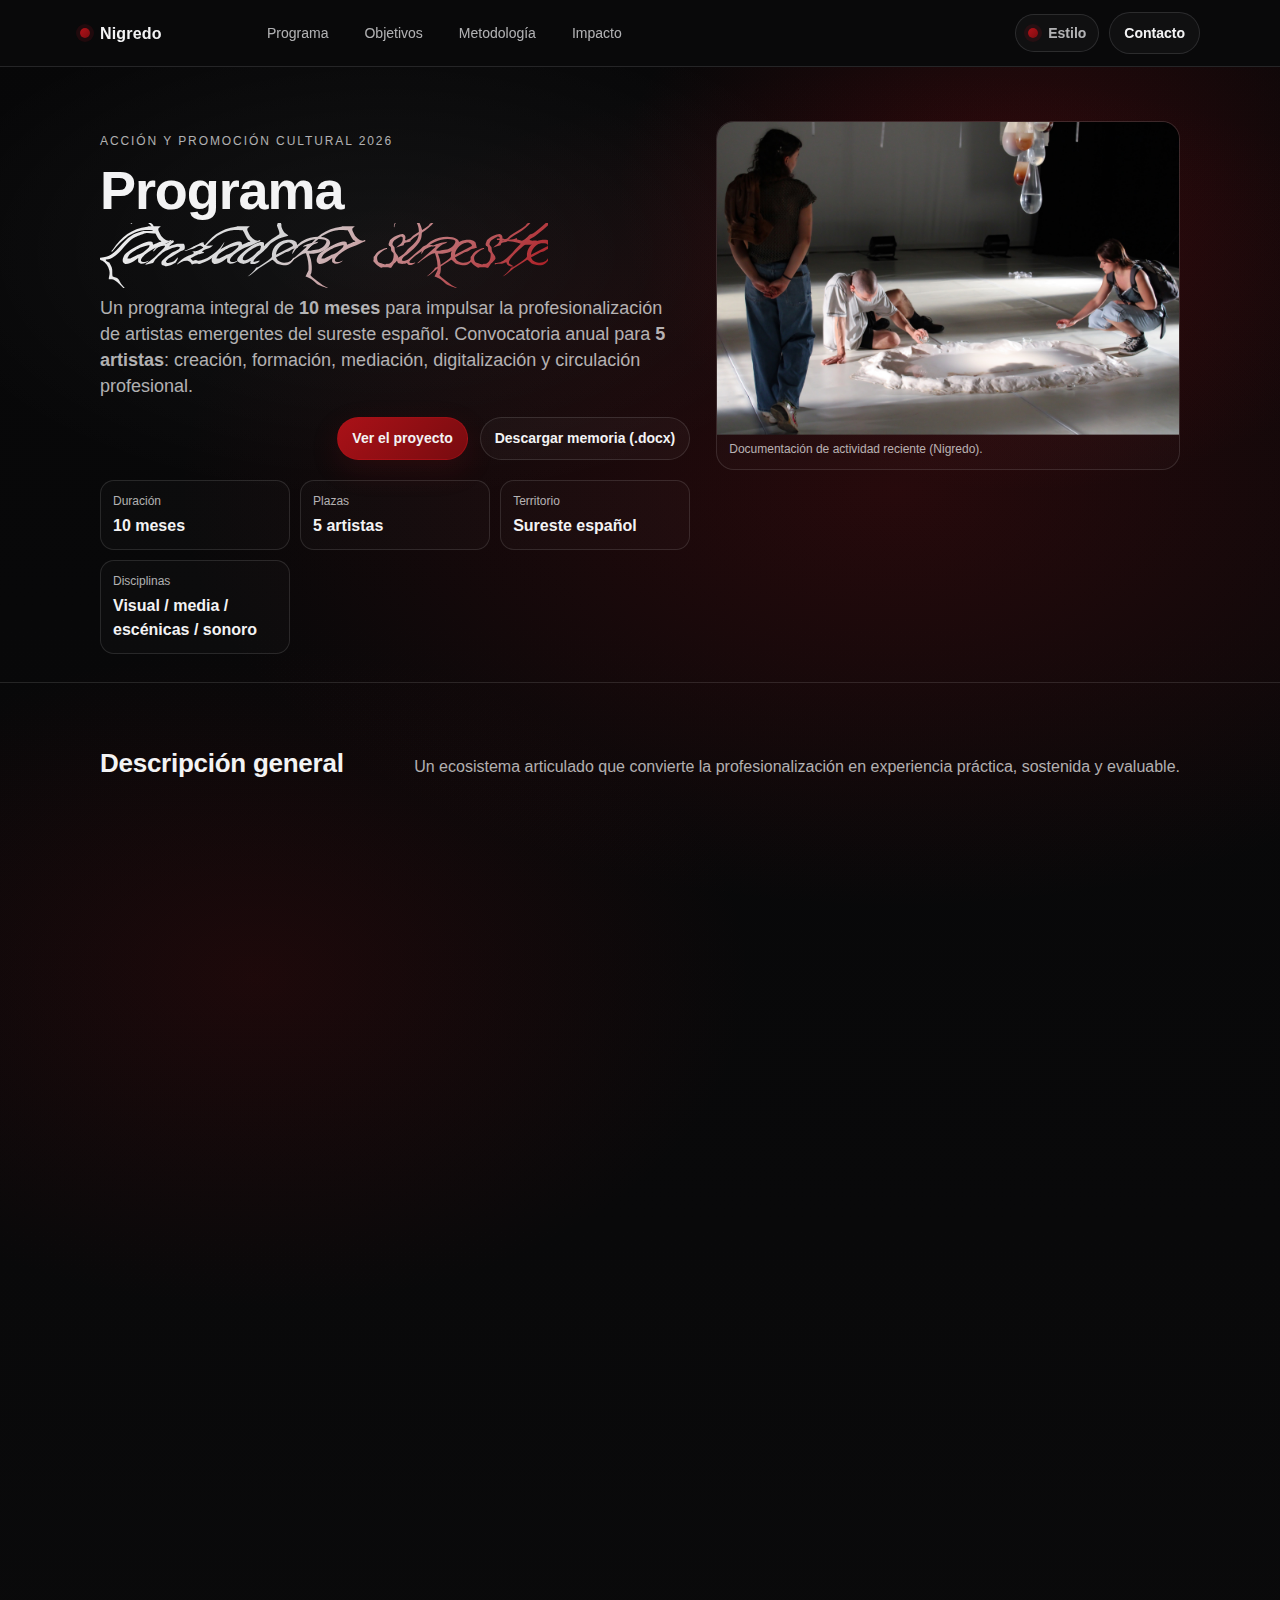
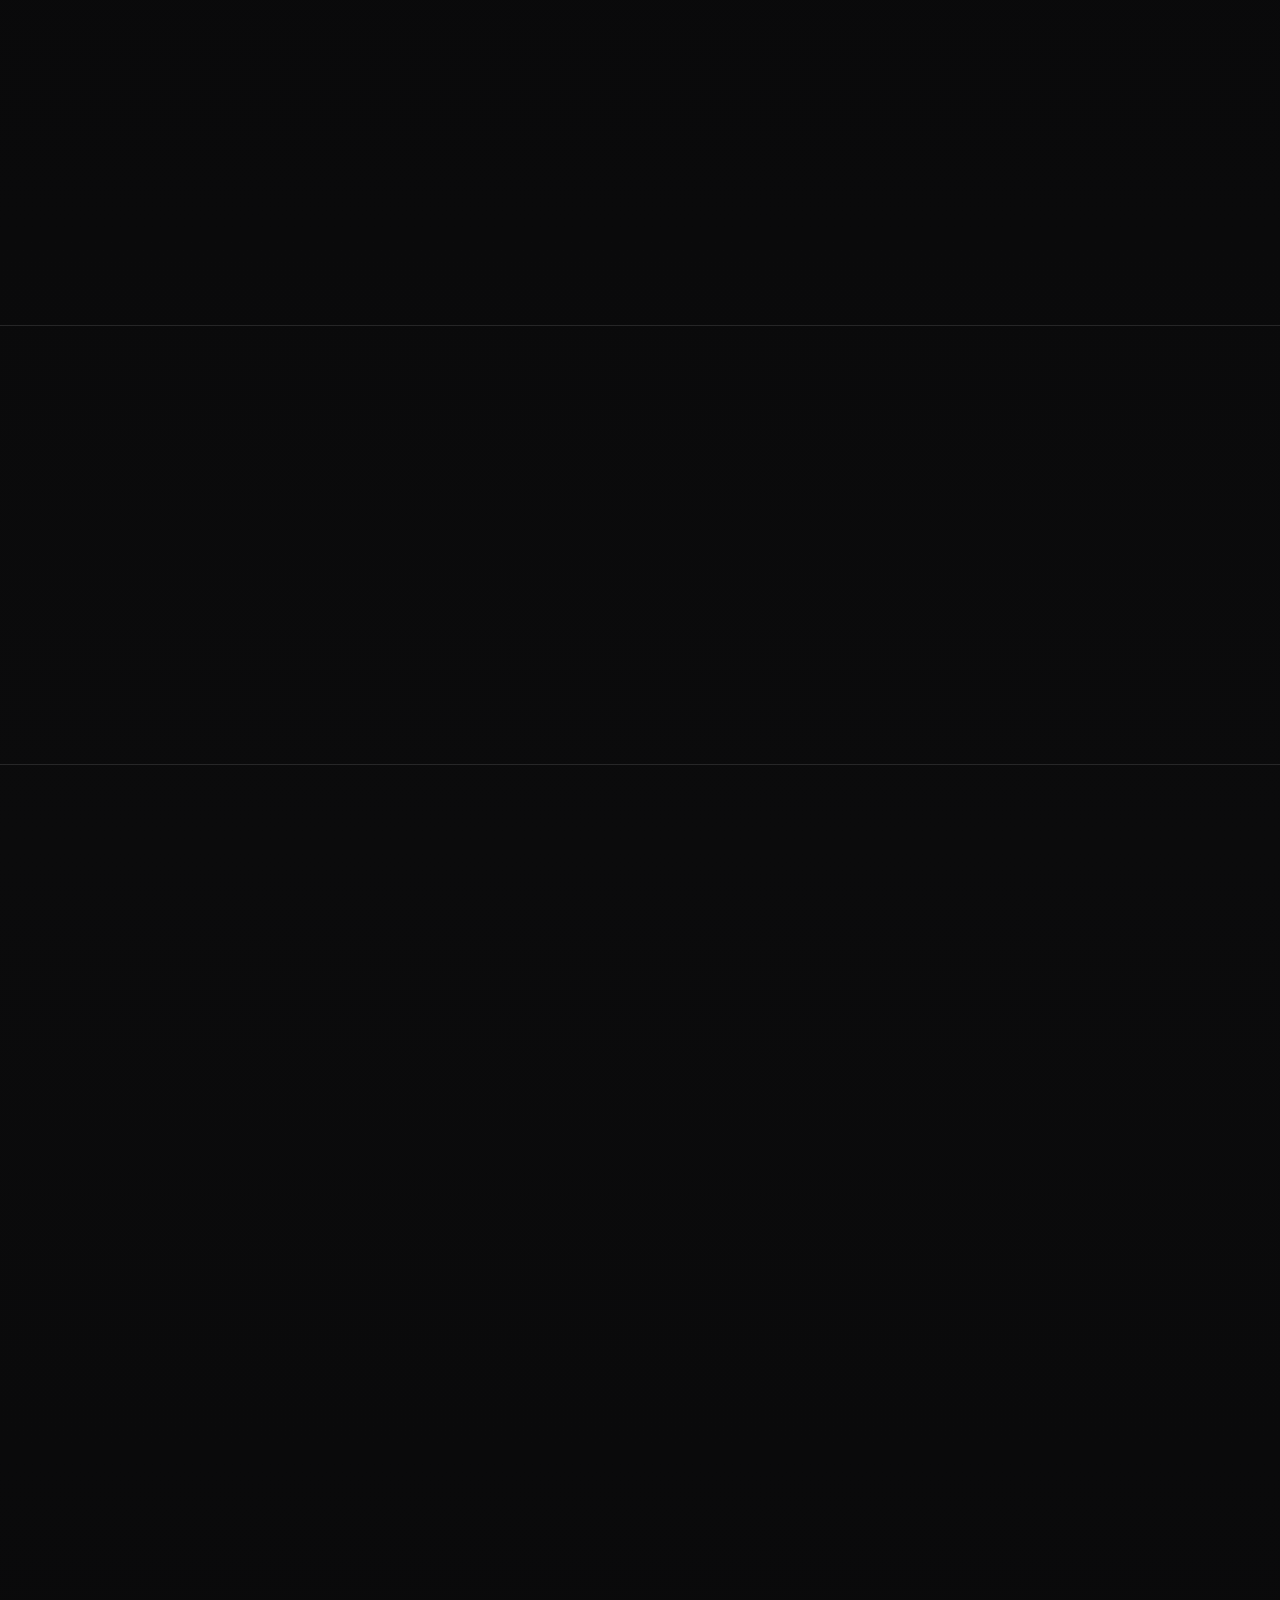
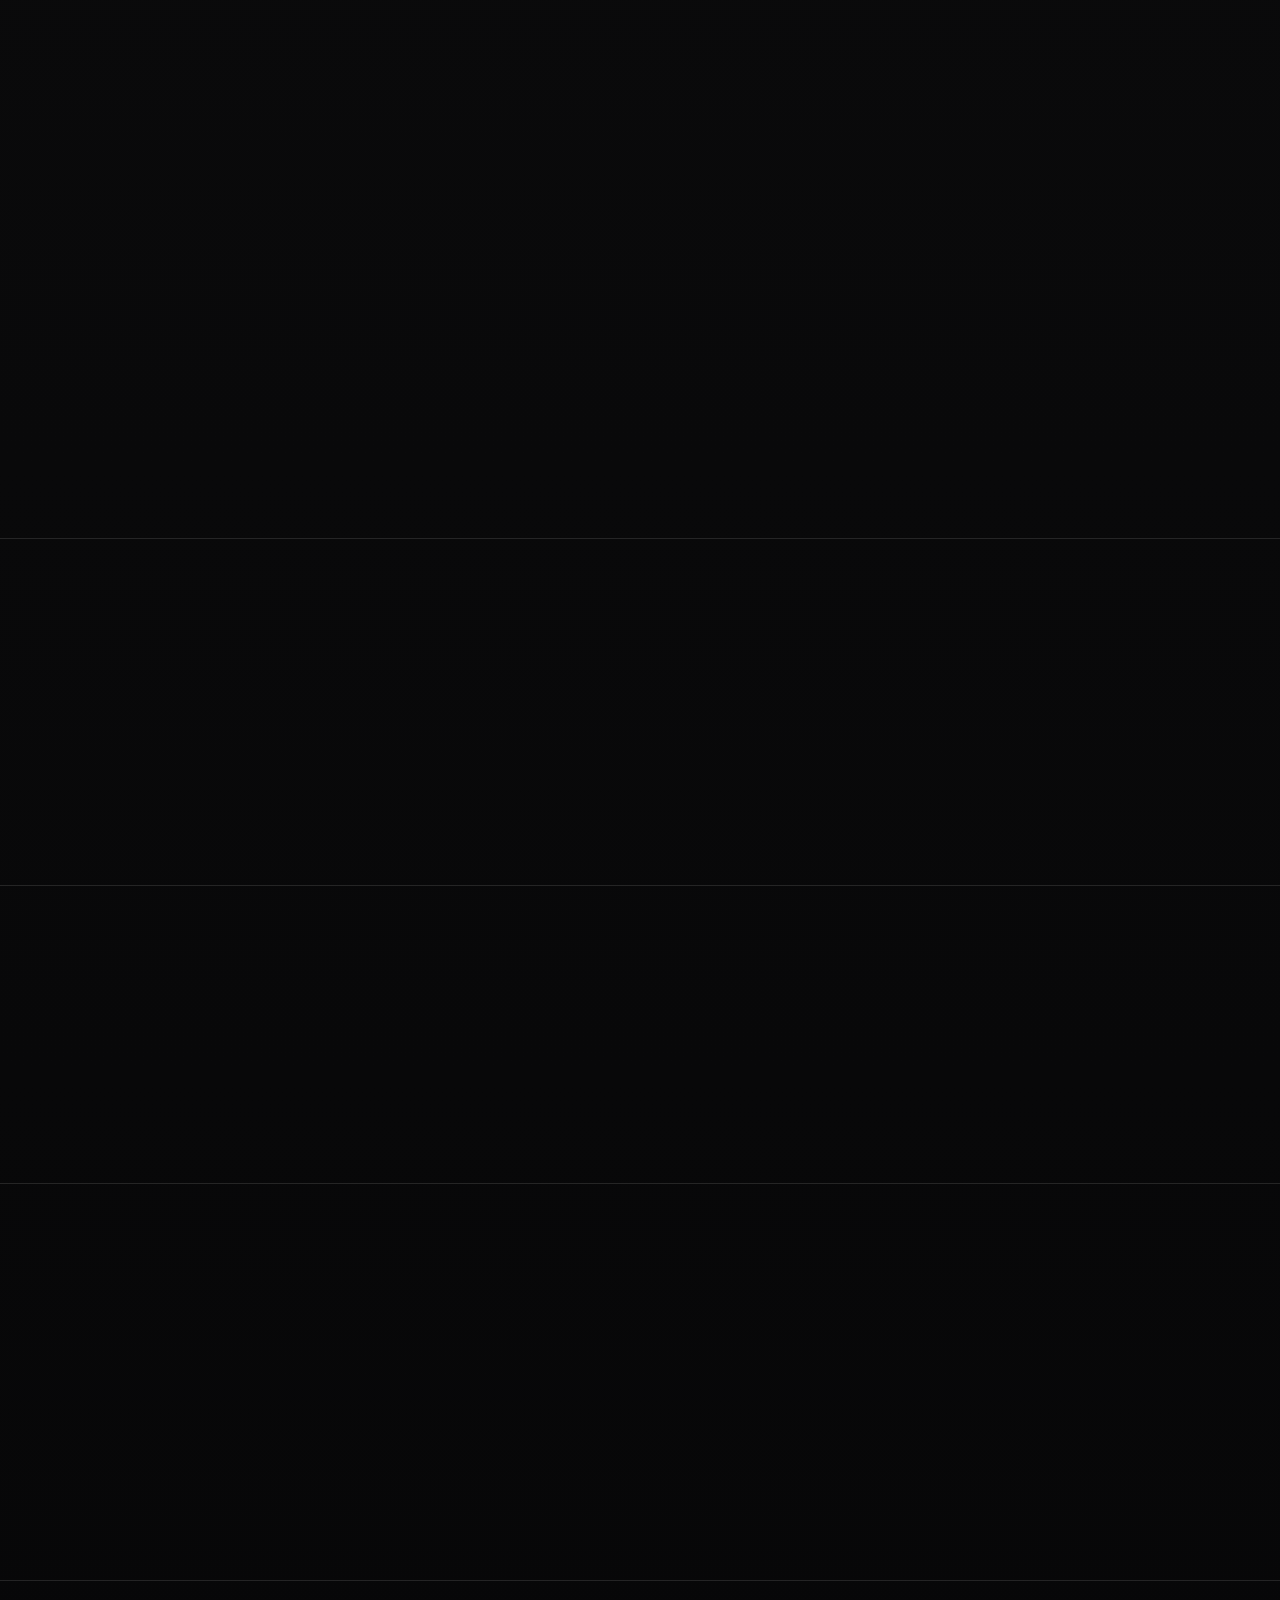
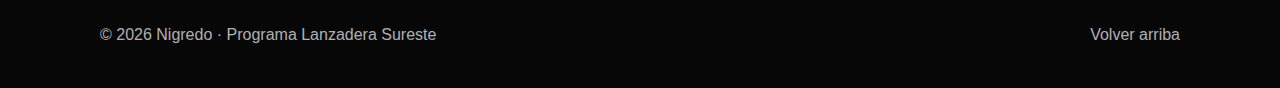
<file: docs/index.html>
<!doctype html>
<html lang="es">
<head>
  <meta charset="utf-8" />
  <meta name="viewport" content="width=device-width, initial-scale=1" />
  <title>Programa Lanzadera Sureste · Nigredo</title>
  <meta name="description" content="Programa integral de profesionalización para artistas emergentes del sureste español (10 meses). Creación, formación, mediación, digitalización y circulación profesional." />
  <link rel="preload" href="assets/fonts/AVALADO-Sick.otf" as="font" type="font/otf" crossorigin>
  <link rel="icon" href="assets/favicon.svg" type="image/svg+xml">
  <link rel="stylesheet" href="styles.css" />
</head>
<body>
  <a class="skip" href="#contenido">Saltar al contenido</a>

  <header class="topbar" id="top">
    <div class="container topbar__inner">
      <div class="brand">
        <span class="brand__dot" aria-hidden="true"></span>
        <span class="brand__name">Nigredo</span>
      </div>
      <nav class="nav" aria-label="Secciones">
        <a href="#programa">Programa</a>
        <a href="#objetivos">Objetivos</a>
        <a href="#metodologia">Metodología</a>
        <a href="#impacto">Impacto</a>
      </nav>
      <div class="topbar__actions">
        <button class="iconbtn" id="themeToggle" type="button" aria-label="Cambiar estilo (oscuro/claro)" aria-pressed="false" title="Cambiar estilo">
          <span class="iconbtn__dot" aria-hidden="true"></span>
          <span class="iconbtn__label">Estilo</span>
        </button>
        <a class="btn btn--ghost" href="#contacto">Contacto</a>
      </div>
    </div>
  </header>

  <main id="contenido">
    <section class="hero" aria-label="Portada">
      <div class="hero__bg" aria-hidden="true"></div>
      <div class="container hero__grid">
        <div class="hero__copy">
          <p class="kicker reveal">Acción y Promoción Cultural 2026</p>
          <h1 class="title reveal" style="--d: 40ms;">Programa<br><span class="title__accent">Lanzadera Sureste</span></h1>
          <p class="lede reveal" style="--d: 80ms;">
            Un programa integral de <strong>10 meses</strong> para impulsar la profesionalización de artistas emergentes del sureste español. Convocatoria anual para <strong>5 artistas</strong>: creación, formación, mediación, digitalización y circulación profesional.
          </p>

          <div class="hero__cta reveal" style="--d: 120ms;">
            <a class="btn" href="#programa">Ver el proyecto</a>
            <a class="btn btn--ghost" href="#dossier">Descargar memoria (.docx)</a>
          </div>

          <dl class="facts reveal" style="--d: 160ms;">
            <div>
              <dt>Duración</dt>
              <dd>10 meses</dd>
            </div>
            <div>
              <dt>Plazas</dt>
              <dd>5 artistas</dd>
            </div>
            <div>
              <dt>Territorio</dt>
              <dd>Sureste español</dd>
            </div>
            <div>
              <dt>Disciplinas</dt>
              <dd>Visual / media / escénicas / sonoro</dd>
            </div>
          </dl>
        </div>

        <figure class="hero__media reveal" style="--d: 60ms;">
          <img src="assets/images/hero.jpg" alt="Acción artística en un espacio expositivo" loading="eager" decoding="async" />
          <figcaption>Documentación de actividad reciente (Nigredo).</figcaption>
        </figure>
      </div>
    </section>

    <section class="section" id="programa">
      <div class="container">
        <div class="section__head">
          <h2 class="h2 reveal">Descripción general</h2>
          <p class="muted reveal" style="--d: 60ms;">
            Un ecosistema articulado que convierte la profesionalización en experiencia práctica, sostenida y evaluable.
          </p>
        </div>

        <div class="cards">
          <article class="card reveal">
            <h3>Un puente estructural</h3>
            <p>
              Lanzadera nace para responder a la brecha entre formación y ejercicio profesional, generando condiciones reales de inserción, continuidad creativa y sostenibilidad.
            </p>
          </article>
          <article class="card reveal" style="--d: 60ms;">
            <h3>Infraestructura activa</h3>
            <p>
              Nigredo coordina sus dispositivos: <strong>Re_Utopía</strong> (rural, investigación), <strong>La Central Baja</strong> (urbano, producción/mediación) y <strong>Minimoto</strong> (plataforma de proyección profesional).
            </p>
          </article>
          <article class="card reveal" style="--d: 120ms;">
            <h3>Retorno territorial</h3>
            <p>
              Metodologías y saberes se devuelven al tejido cultural del sureste: fortalecimiento de redes, mejora de capacidades y consolidación de un ecosistema menos centralizado.
            </p>
          </article>
        </div>

        <figure class="split reveal" style="--d: 80ms;">
          <img src="assets/images/general.jpg" alt="Acción escénica en contexto de exhibición" loading="lazy" decoding="async" />
          <figcaption>
            Producción y exhibición en contextos reales: visibilidad pública y circulación profesional.
          </figcaption>
        </figure>
      </div>
    </section>

    <section class="section" id="objetivos">
      <div class="container">
        <div class="section__head">
          <h2 class="h2 reveal">Objetivos</h2>
          <p class="muted reveal" style="--d: 60ms;">Claros, medibles y orientados a inserción profesional.</p>
        </div>

        <div class="grid">
          <div class="panel reveal">
            <h3 class="panel__title">Objetivo general</h3>
            <p>
              Impulsar la profesionalización, producción y promoción de artistas emergentes del sureste español mediante un programa de diez meses que combine creación, formación, mediación, digitalización y proyección profesional.
            </p>
          </div>

          <div class="panel reveal" style="--d: 90ms;">
            <h3 class="panel__title">Objetivos específicos</h3>
            <ul class="list">
              <li>Desarrollar proyectos originales en disciplinas contemporáneas.</li>
              <li>Incorporar herramientas de profesionalización (discurso, portfolio, redes).</li>
              <li>Conectar con agentes y circuitos nacionales e internacionales.</li>
              <li>Descentralizar creación y promoción cultural.</li>
              <li>Integrar mediación y derechos culturales.</li>
              <li>Digitalizar y difundir de forma estratégica.</li>
              <li>Favorecer permanencia en el territorio con condiciones viables.</li>
            </ul>
          </div>
        </div>
      </div>
    </section>

    <section class="section" id="metodologia">
      <div class="container">
        <div class="section__head">
          <h2 class="h2 reveal">Metodología y fases</h2>
          <p class="muted reveal" style="--d: 60ms;">Continuidad, aprendizaje situado y trabajo en red.</p>
        </div>

        <ol class="timeline">
          <li class="step reveal">
            <div class="step__n">01</div>
            <div class="step__body">
              <h3>Convocatoria y selección</h3>
              <p>Convocatoria abierta para <strong>5 artistas</strong> y jurado especializado. Criterios: calidad, viabilidad, motivación y adecuación.</p>
            </div>
          </li>
          <li class="step reveal" style="--d: 70ms;">
            <div class="step__n">02</div>
            <div class="step__body">
              <h3>Acompañamiento + residencia (rural/urbano)</h3>
              <p>
                Tutorías, encuentros profesionales y acceso a espacios. Investigación en Re_Utopía (rural) y producción/mediación en La Central Baja (urbano).
              </p>
            </div>
          </li>
          <li class="step reveal" style="--d: 140ms;">
            <div class="step__n">03</div>
            <div class="step__body">
              <h3>Profesionalización</h3>
              <p>Comunicación, presentación de proyectos, difusión, visionados de portfolio y lectura del ecosistema cultural.</p>
            </div>
          </li>
          <li class="step reveal" style="--d: 210ms;">
            <div class="step__n">04</div>
            <div class="step__body">
              <h3>Exhibición + circulación (Minimoto)</h3>
              <p>
                Producción, montaje, mediación y comunicación en contexto galerístico profesional; proyecciones y acciones fuera del territorio (Madrid) para aumentar visibilidad.
              </p>
            </div>
          </li>
        </ol>

        <figure class="split reveal" style="--d: 120ms;">
          <img src="assets/images/community.jpg" alt="Grupo de personas en acción de mediación/encuentro" loading="lazy" decoding="async" />
          <figcaption>
            Mediación, cuidados y comunidad como eje transversal del programa.
          </figcaption>
        </figure>
      </div>
    </section>

    <section class="section" id="impacto">
      <div class="container">
        <div class="section__head">
          <h2 class="h2 reveal">Impacto y evaluación</h2>
          <p class="muted reveal" style="--d: 60ms;">Rendición de cuentas y trazabilidad.</p>
        </div>

        <div class="grid">
          <div class="panel reveal">
            <h3 class="panel__title">Impacto esperado</h3>
            <p>
              Mejora de la empleabilidad cultural, producción de nuevas obras y consolidación de trayectorias sostenibles. Fortalecimiento del tejido cultural del sureste y creación de redes profesionales estables.
            </p>
          </div>
          <div class="panel reveal" style="--d: 90ms;">
            <h3 class="panel__title">Evaluación</h3>
            <p>
              Evaluación continua y final: documentación de procesos, indicadores operativos (acciones públicas, publicaciones, contactos) y memoria final de resultados.
            </p>
          </div>
        </div>
      </div>
    </section>

    <section class="section" id="dossier">
      <div class="container">
        <div class="section__head">
          <h2 class="h2 reveal">Memoria y proyecto</h2>
          <p class="muted reveal" style="--d: 60ms;">Documento institucional (máx. 10 páginas / 3.500 palabras).</p>
        </div>

        <div class="download reveal" style="--d: 90ms;">
          <div>
            <p class="download__title">Memoria y Proyecto (Google Docs)</p>
            <p class="muted">Documento editable y listo para compartir.</p>
          </div>
          <a class="btn" href="https://docs.google.com/document/d/1qLDZSpNZj70pCsOSeitu4Ib0KZvcrNgU/edit" target="_blank" rel="noopener">
            Abrir documento
          </a>
        </div>
      </div>
    </section>

    <section class="section" id="contacto">
      <div class="container">
        <div class="section__head">
          <h2 class="h2 reveal">Contacto</h2>
          <p class="muted reveal" style="--d: 60ms;">Enlaces oficiales del ecosistema del proyecto.</p>
        </div>

        <div class="contact reveal" style="--d: 100ms;">
          <p><strong>Nigredo</strong></p>
          <p class="muted">Programa Lanzadera Sureste · 2026</p>
          <p class="muted">Web: <a href="https://nigredo.tv" target="_blank" rel="noopener">nigredo.tv</a></p>
          <p class="muted">Festival Re_Utopía: <a href="https://www.festivalreutopia.com" target="_blank" rel="noopener">festivalreutopia.com</a></p>
        </div>
      </div>
    </section>

    <footer class="footer">
      <div class="container footer__inner">
        <p class="muted">© <span id="year"></span> Nigredo · Programa Lanzadera Sureste</p>
        <a class="muted" href="#top">Volver arriba</a>
      </div>
    </footer>
  </main>

  <script src="script.js"></script>
</body>
</html>
</file>
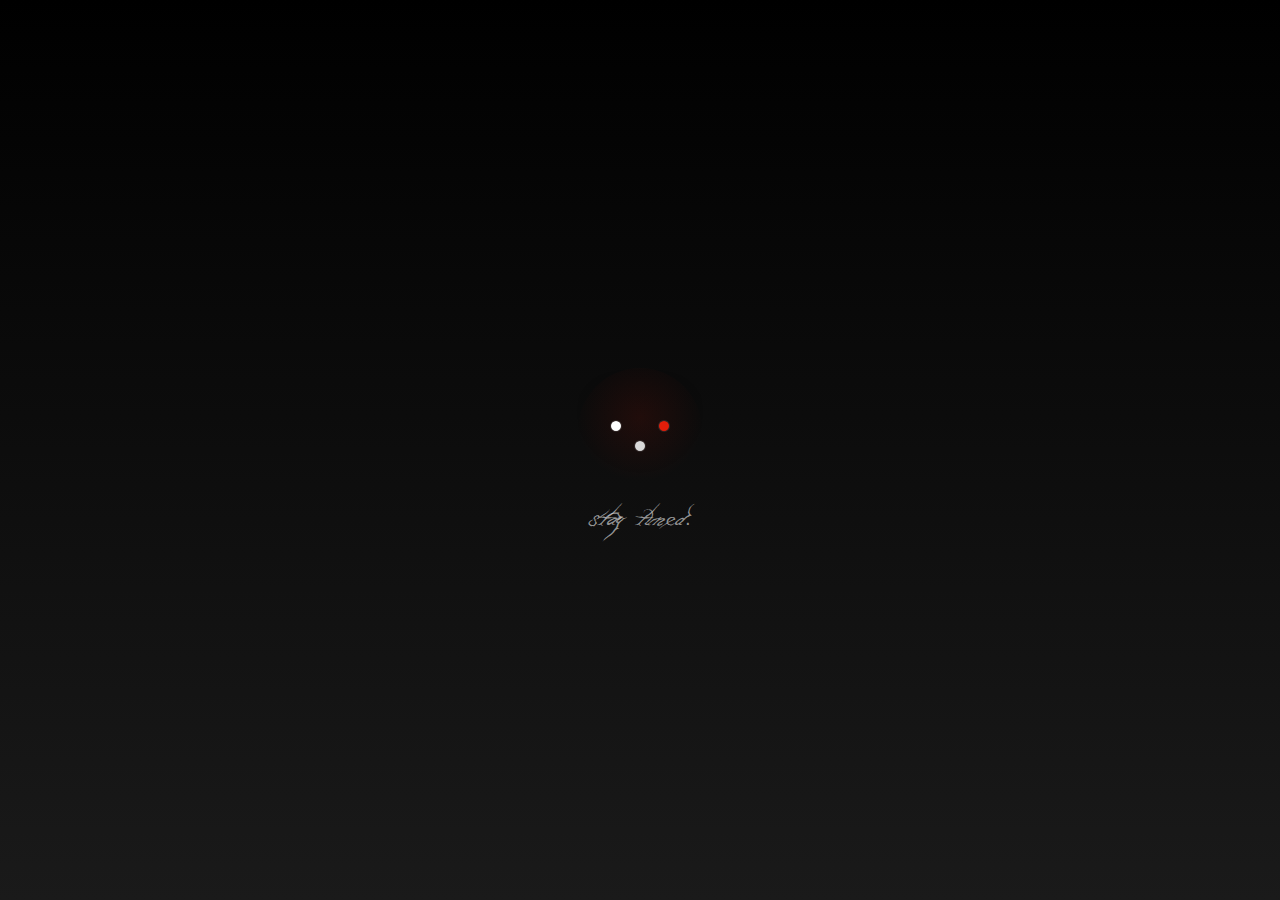
<file: minimoto-gallery/index.html>
<!doctype html>
<html lang="es">
  <head>
    <meta charset="utf-8" />
    <meta name="viewport" content="width=device-width, initial-scale=1" />
    <meta name="description" content="Minimoto Gallery — stay tuned." />
    <meta name="theme-color" content="#000000" />
    <meta name="x-brand-reference" content="https://chatgpt.com/g/g-p-67c59cf43ea081918b3bf6cfeba8f137/c/6982919f-ad48-8393-94ae-1d3e0ede9404" />

    <title>Minimoto Gallery — Stay tuned</title>

    <link rel="preconnect" href="https://fonts.googleapis.com" />
    <link rel="preconnect" href="https://fonts.gstatic.com" crossorigin />
    <link href="https://fonts.googleapis.com/css2?family=Inter:wght@300;400;500&display=swap" rel="stylesheet" />

    <link rel="stylesheet" href="./styles.css" />
    <link rel="icon" href="./assets/logo-triple-dots.svg" type="image/svg+xml" />
  </head>

  <body>
    <main class="page" aria-label="Minimoto Gallery">
      <div class="hero">
        <div class="logo" aria-hidden="true">
          <!-- Logo: tres puntos (brand) en composiciones sutiles -->
          <div class="dots" aria-hidden="true">
            <span class="dot d1"></span>
            <span class="dot d2"></span>
            <span class="dot d3"></span>
          </div>
        </div>

        <p class="tagline">Stay tuned.</p>
      </div>
    </main>

<!-- no script -->
  </body>
</html>
</file>
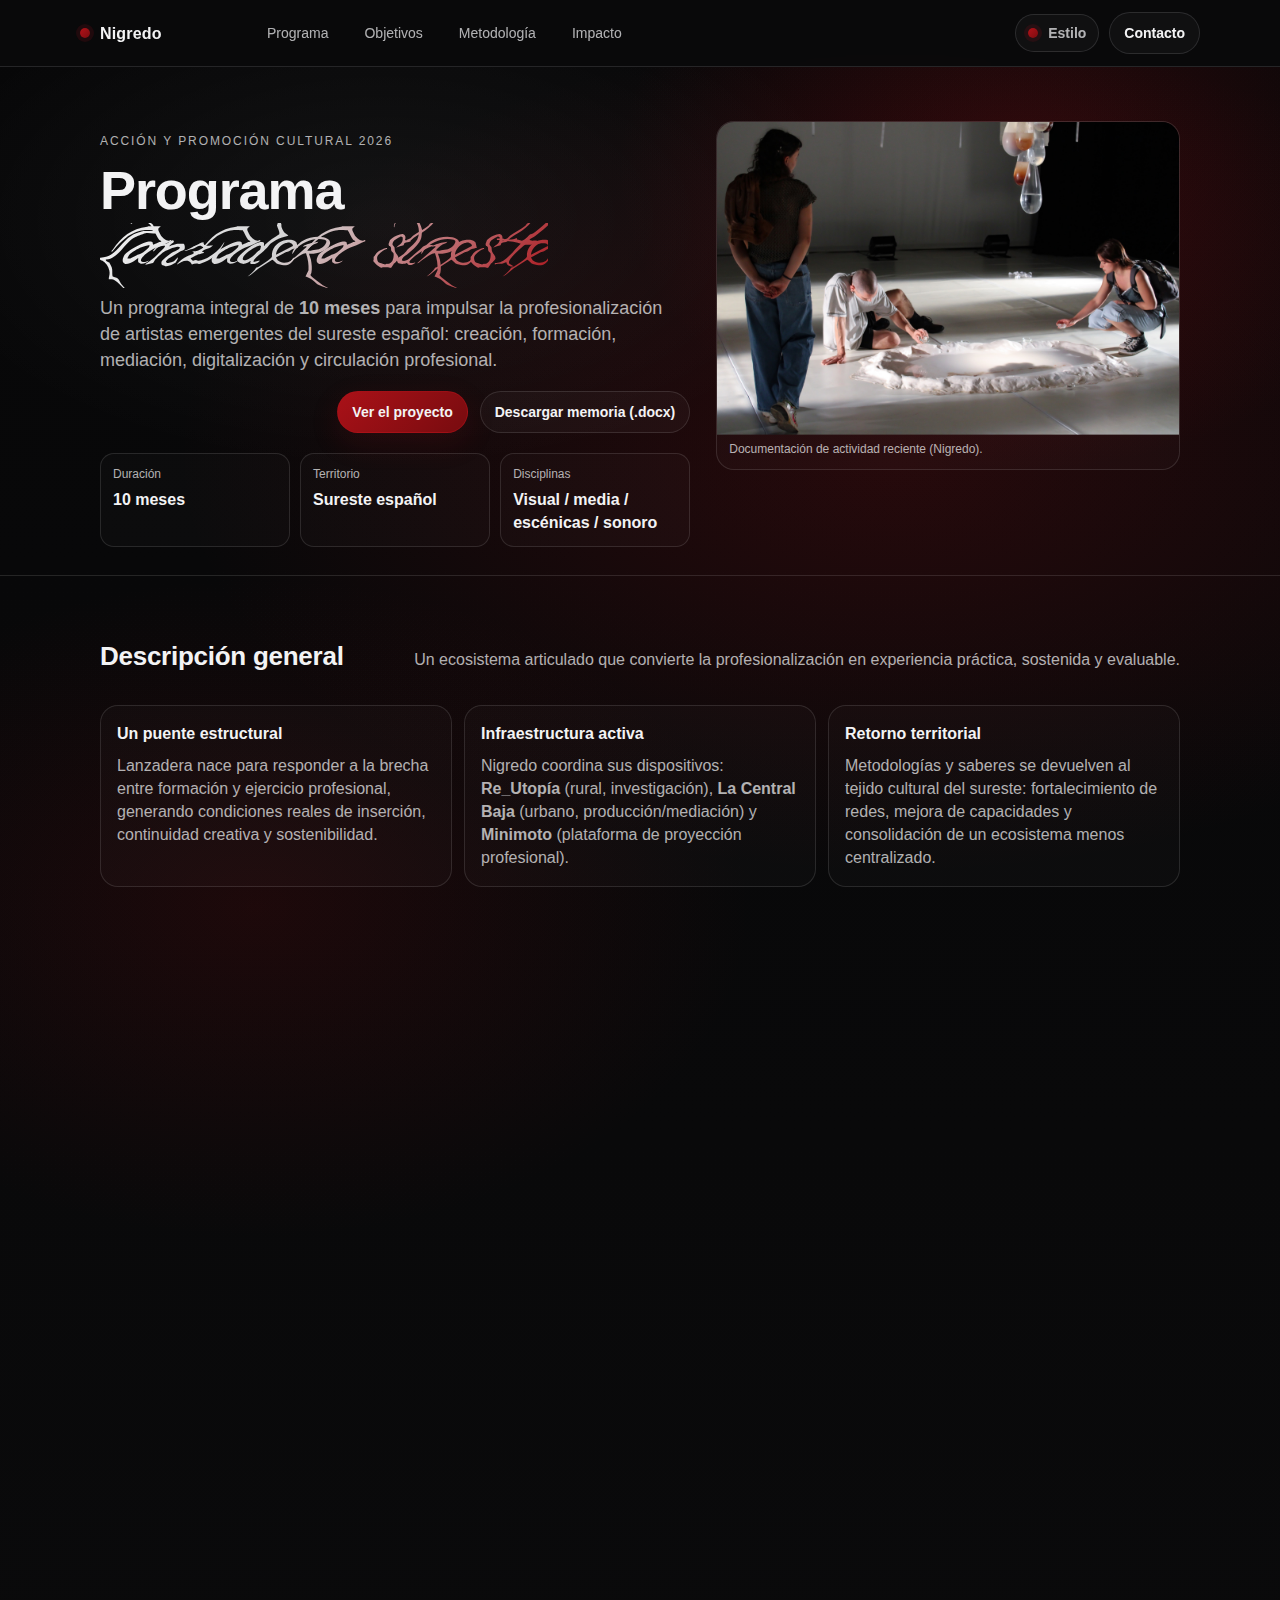
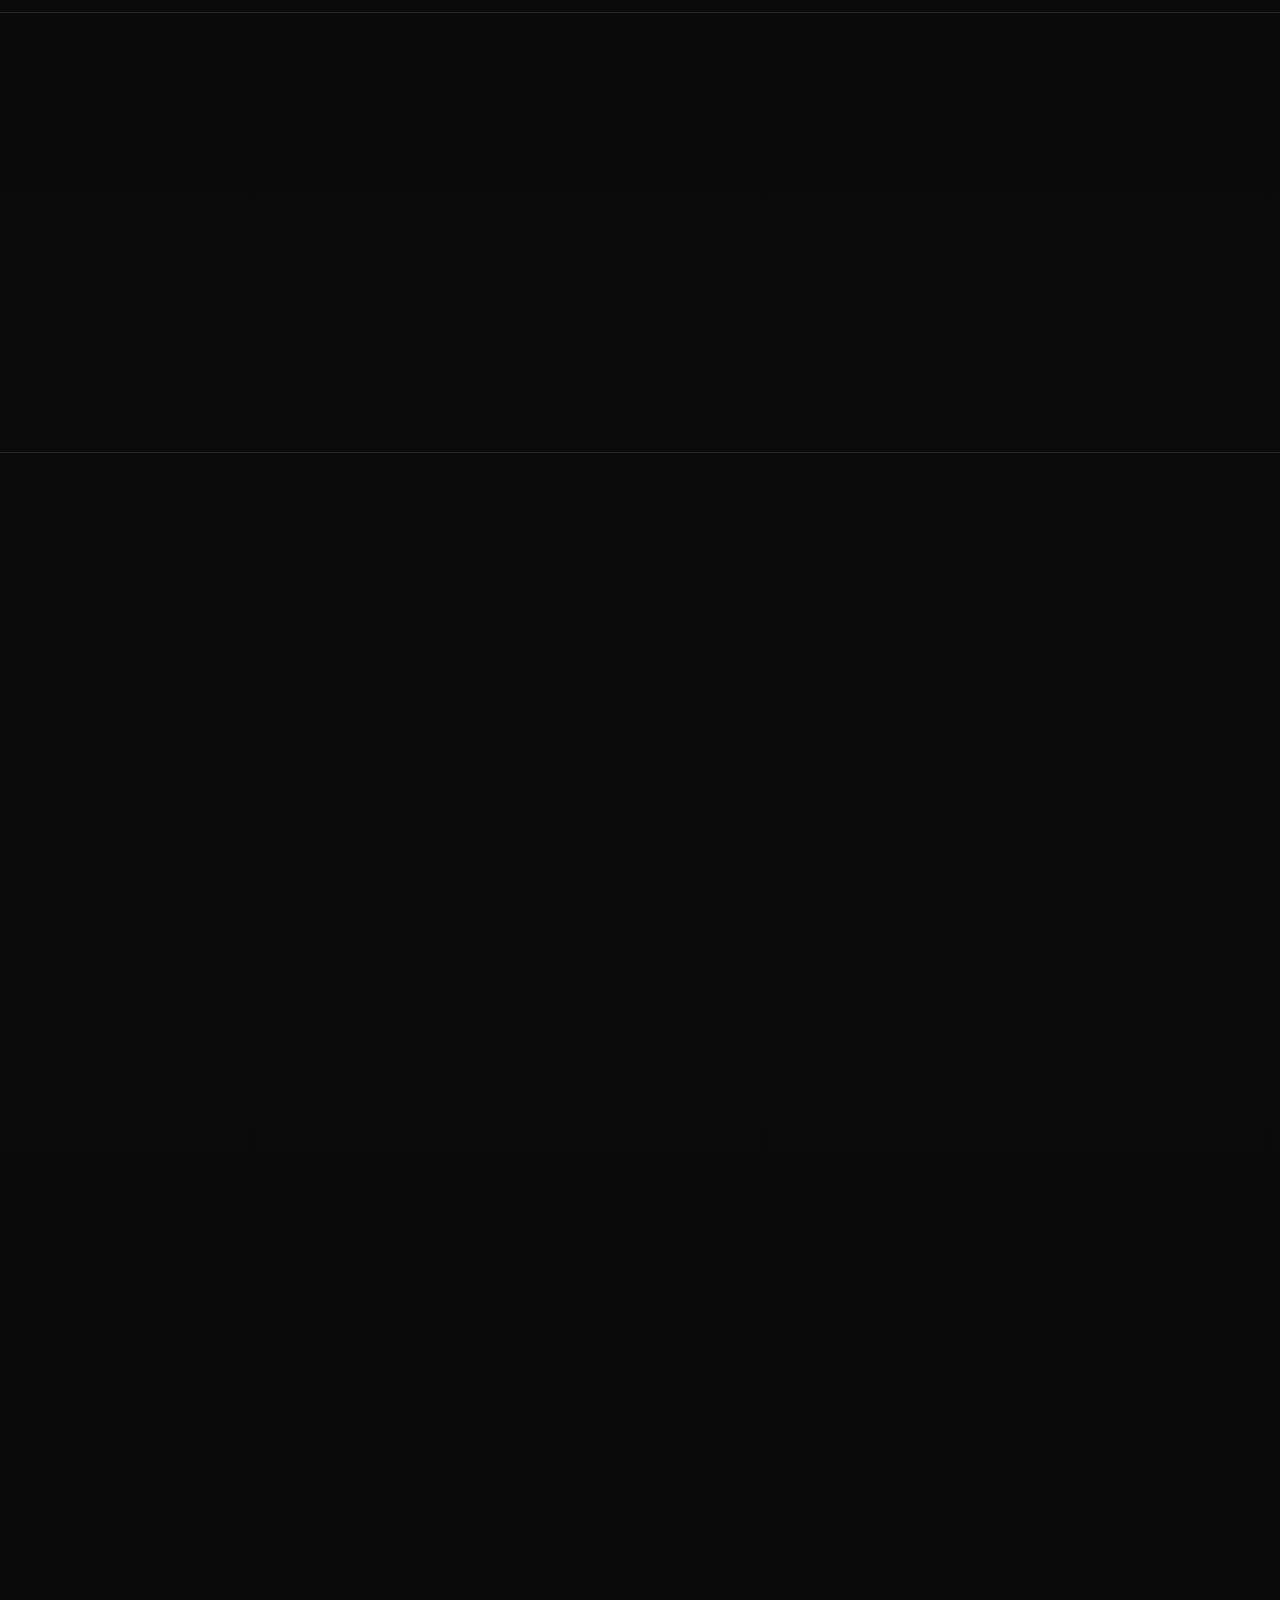
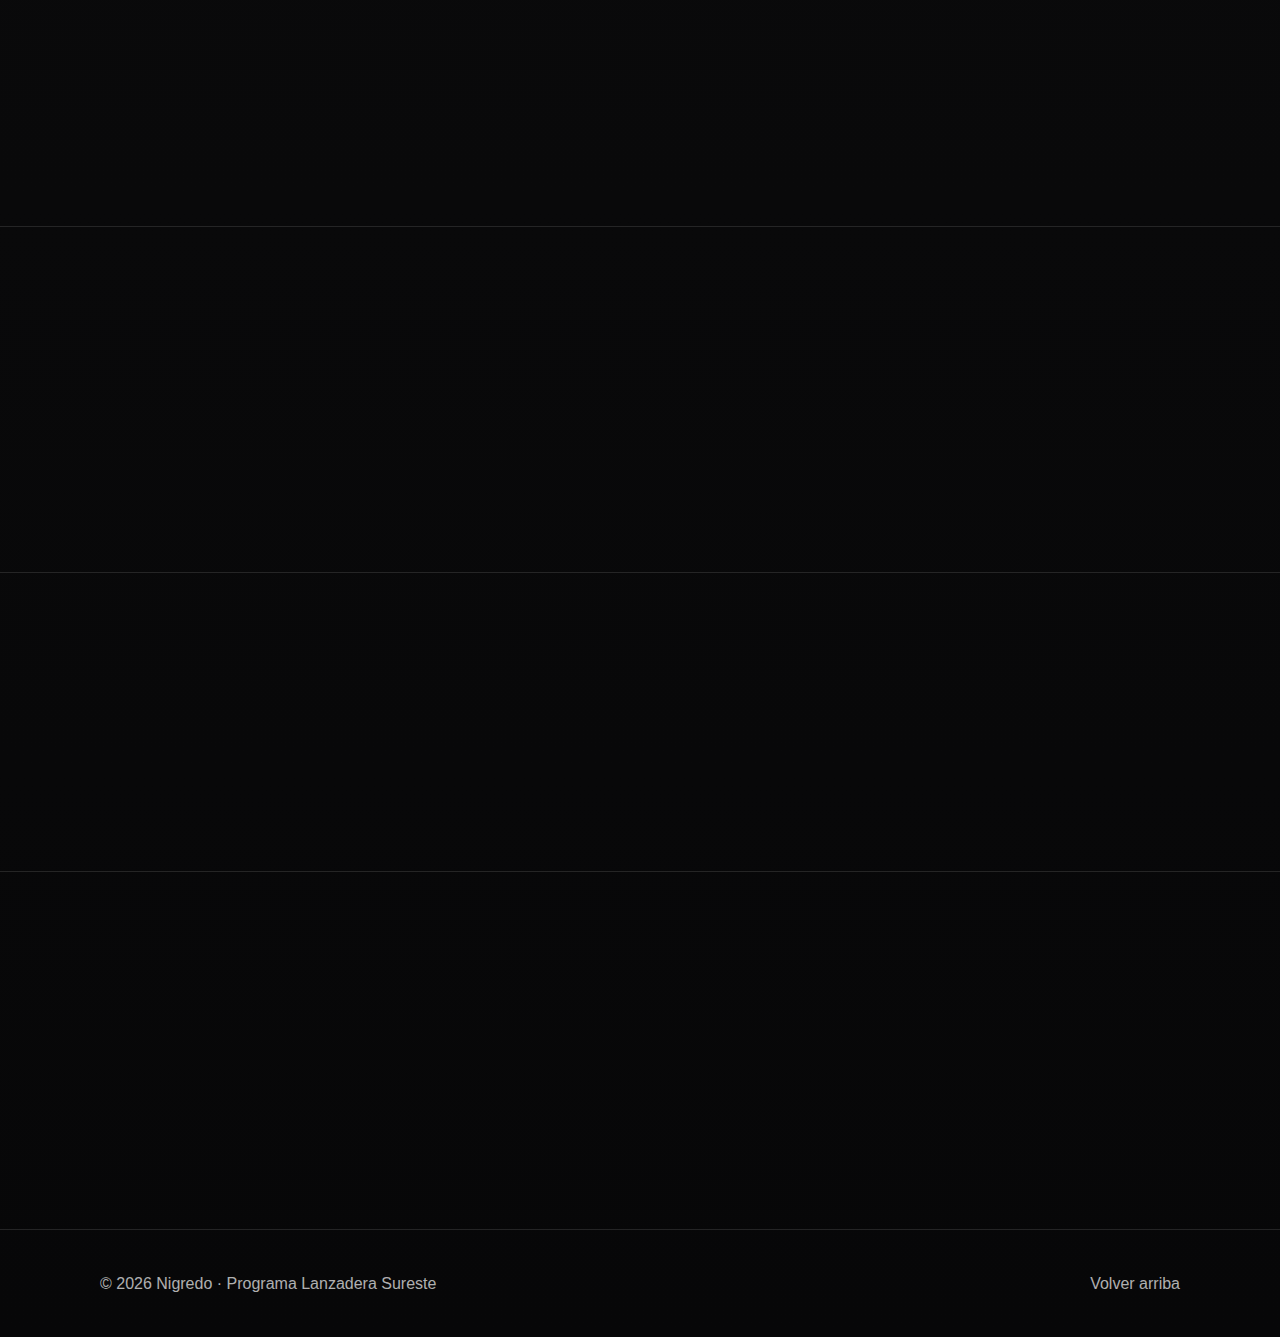
<file: programa-lanzadera-sureste-repo/index.html>
<!doctype html>
<html lang="es">
<head>
  <meta charset="utf-8" />
  <meta name="viewport" content="width=device-width, initial-scale=1" />
  <title>Programa Lanzadera Sureste · Nigredo</title>
  <meta name="description" content="Programa integral de profesionalización para artistas emergentes del sureste español (10 meses). Creación, formación, mediación, digitalización y circulación profesional." />
  <link rel="preload" href="assets/fonts/AVALADO-Sick.otf" as="font" type="font/otf" crossorigin>
  <link rel="icon" href="assets/favicon.svg" type="image/svg+xml">
  <link rel="stylesheet" href="styles.css" />
</head>
<body>
  <a class="skip" href="#contenido">Saltar al contenido</a>

  <header class="topbar" id="top">
    <div class="container topbar__inner">
      <div class="brand">
        <span class="brand__dot" aria-hidden="true"></span>
        <span class="brand__name">Nigredo</span>
      </div>
      <nav class="nav" aria-label="Secciones">
        <a href="#programa">Programa</a>
        <a href="#objetivos">Objetivos</a>
        <a href="#metodologia">Metodología</a>
        <a href="#impacto">Impacto</a>
      </nav>
      <div class="topbar__actions">
        <button class="iconbtn" id="themeToggle" type="button" aria-label="Cambiar estilo (oscuro/claro)" aria-pressed="false" title="Cambiar estilo">
          <span class="iconbtn__dot" aria-hidden="true"></span>
          <span class="iconbtn__label">Estilo</span>
        </button>
        <a class="btn btn--ghost" href="#contacto">Contacto</a>
      </div>
    </div>
  </header>

  <main id="contenido">
    <section class="hero" aria-label="Portada">
      <div class="hero__bg" aria-hidden="true"></div>
      <div class="container hero__grid">
        <div class="hero__copy">
          <p class="kicker reveal">Acción y Promoción Cultural 2026</p>
          <h1 class="title reveal" style="--d: 40ms;">Programa<br><span class="title__accent">Lanzadera Sureste</span></h1>
          <p class="lede reveal" style="--d: 80ms;">
            Un programa integral de <strong>10 meses</strong> para impulsar la profesionalización de artistas emergentes del sureste español: creación, formación, mediación, digitalización y circulación profesional.
          </p>

          <div class="hero__cta reveal" style="--d: 120ms;">
            <a class="btn" href="#programa">Ver el proyecto</a>
            <a class="btn btn--ghost" href="#dossier">Descargar memoria (.docx)</a>
          </div>

          <dl class="facts reveal" style="--d: 160ms;">
            <div>
              <dt>Duración</dt>
              <dd>10 meses</dd>
            </div>
            <div>
              <dt>Territorio</dt>
              <dd>Sureste español</dd>
            </div>
            <div>
              <dt>Disciplinas</dt>
              <dd>Visual / media / escénicas / sonoro</dd>
            </div>
          </dl>
        </div>

        <figure class="hero__media reveal" style="--d: 60ms;">
          <img src="assets/images/hero.jpg" alt="Acción artística en un espacio expositivo" loading="eager" decoding="async" />
          <figcaption>Documentación de actividad reciente (Nigredo).</figcaption>
        </figure>
      </div>
    </section>

    <section class="section" id="programa">
      <div class="container">
        <div class="section__head">
          <h2 class="h2 reveal">Descripción general</h2>
          <p class="muted reveal" style="--d: 60ms;">
            Un ecosistema articulado que convierte la profesionalización en experiencia práctica, sostenida y evaluable.
          </p>
        </div>

        <div class="cards">
          <article class="card reveal">
            <h3>Un puente estructural</h3>
            <p>
              Lanzadera nace para responder a la brecha entre formación y ejercicio profesional, generando condiciones reales de inserción, continuidad creativa y sostenibilidad.
            </p>
          </article>
          <article class="card reveal" style="--d: 60ms;">
            <h3>Infraestructura activa</h3>
            <p>
              Nigredo coordina sus dispositivos: <strong>Re_Utopía</strong> (rural, investigación), <strong>La Central Baja</strong> (urbano, producción/mediación) y <strong>Minimoto</strong> (plataforma de proyección profesional).
            </p>
          </article>
          <article class="card reveal" style="--d: 120ms;">
            <h3>Retorno territorial</h3>
            <p>
              Metodologías y saberes se devuelven al tejido cultural del sureste: fortalecimiento de redes, mejora de capacidades y consolidación de un ecosistema menos centralizado.
            </p>
          </article>
        </div>

        <figure class="split reveal" style="--d: 80ms;">
          <img src="assets/images/space.jpg" alt="Acción en un espacio de trabajo / activación" loading="lazy" decoding="async" />
          <figcaption>
            Profesionalización en contexto real: producción, ensayo, mediación y documentación.
          </figcaption>
        </figure>
      </div>
    </section>

    <section class="section" id="objetivos">
      <div class="container">
        <div class="section__head">
          <h2 class="h2 reveal">Objetivos</h2>
          <p class="muted reveal" style="--d: 60ms;">Claros, medibles y orientados a inserción profesional.</p>
        </div>

        <div class="grid">
          <div class="panel reveal">
            <h3 class="panel__title">Objetivo general</h3>
            <p>
              Impulsar la profesionalización, producción y promoción de artistas emergentes del sureste español mediante un programa de diez meses que combine creación, formación, mediación, digitalización y proyección profesional.
            </p>
          </div>

          <div class="panel reveal" style="--d: 90ms;">
            <h3 class="panel__title">Objetivos específicos</h3>
            <ul class="list">
              <li>Desarrollar proyectos originales en disciplinas contemporáneas.</li>
              <li>Incorporar herramientas de profesionalización (discurso, portfolio, redes).</li>
              <li>Conectar con agentes y circuitos nacionales e internacionales.</li>
              <li>Descentralizar creación y promoción cultural.</li>
              <li>Integrar mediación y derechos culturales.</li>
              <li>Digitalizar y difundir de forma estratégica.</li>
              <li>Favorecer permanencia en el territorio con condiciones viables.</li>
            </ul>
          </div>
        </div>
      </div>
    </section>

    <section class="section" id="metodologia">
      <div class="container">
        <div class="section__head">
          <h2 class="h2 reveal">Metodología y fases</h2>
          <p class="muted reveal" style="--d: 60ms;">Continuidad, aprendizaje situado y trabajo en red.</p>
        </div>

        <ol class="timeline">
          <li class="step reveal">
            <div class="step__n">01</div>
            <div class="step__body">
              <h3>Convocatoria y selección</h3>
              <p>Convocatoria abierta y jurado especializado. Criterios: calidad, viabilidad, motivación y adecuación.</p>
            </div>
          </li>
          <li class="step reveal" style="--d: 70ms;">
            <div class="step__n">02</div>
            <div class="step__body">
              <h3>Acompañamiento + residencia (rural/urbano)</h3>
              <p>
                Tutorías, encuentros profesionales y acceso a espacios. Investigación en Re_Utopía (rural) y producción/mediación en La Central Baja (urbano).
              </p>
            </div>
          </li>
          <li class="step reveal" style="--d: 140ms;">
            <div class="step__n">03</div>
            <div class="step__body">
              <h3>Profesionalización</h3>
              <p>Comunicación, presentación de proyectos, difusión, visionados de portfolio y lectura del ecosistema cultural.</p>
            </div>
          </li>
          <li class="step reveal" style="--d: 210ms;">
            <div class="step__n">04</div>
            <div class="step__body">
              <h3>Exhibición + circulación (Minimoto)</h3>
              <p>
                Producción, montaje, mediación y comunicación en contexto galerístico profesional; proyecciones y acciones fuera del territorio (Madrid) para aumentar visibilidad.
              </p>
            </div>
          </li>
        </ol>

        <figure class="split reveal" style="--d: 120ms;">
          <img src="assets/images/community.jpg" alt="Grupo de personas en acción de mediación/encuentro" loading="lazy" decoding="async" />
          <figcaption>
            Mediación, cuidados y comunidad como eje transversal del programa.
          </figcaption>
        </figure>
      </div>
    </section>

    <section class="section" id="impacto">
      <div class="container">
        <div class="section__head">
          <h2 class="h2 reveal">Impacto y evaluación</h2>
          <p class="muted reveal" style="--d: 60ms;">Rendición de cuentas y trazabilidad.</p>
        </div>

        <div class="grid">
          <div class="panel reveal">
            <h3 class="panel__title">Impacto esperado</h3>
            <p>
              Mejora de la empleabilidad cultural, producción de nuevas obras y consolidación de trayectorias sostenibles. Fortalecimiento del tejido cultural del sureste y creación de redes profesionales estables.
            </p>
          </div>
          <div class="panel reveal" style="--d: 90ms;">
            <h3 class="panel__title">Evaluación</h3>
            <p>
              Evaluación continua y final: documentación de procesos, indicadores operativos (acciones públicas, publicaciones, contactos) y memoria final de resultados.
            </p>
          </div>
        </div>
      </div>
    </section>

    <section class="section" id="dossier">
      <div class="container">
        <div class="section__head">
          <h2 class="h2 reveal">Memoria y proyecto</h2>
          <p class="muted reveal" style="--d: 60ms;">Documento institucional (máx. 10 páginas / 3.500 palabras).</p>
        </div>

        <div class="download reveal" style="--d: 90ms;">
          <div>
            <p class="download__title">Memoria_y_Proyecto_Programa_Lanzadera_Sureste_SUIZO_INSTITUCIONAL.docx</p>
            <p class="muted">Versión lista para convocatoria.</p>
          </div>
          <a class="btn" href="assets/Memoria_y_Proyecto_Programa_Lanzadera_Sureste_SUIZO_INSTITUCIONAL.docx" download>
            Descargar
          </a>
        </div>
      </div>
    </section>

    <section class="section" id="contacto">
      <div class="container">
        <div class="section__head">
          <h2 class="h2 reveal">Contacto</h2>
          <p class="muted reveal" style="--d: 60ms;">Si quieres que añadamos formularios, dossier PDF o idiomas, lo dejo preparado.</p>
        </div>

        <div class="contact reveal" style="--d: 100ms;">
          <p><strong>Nigredo</strong></p>
          <p class="muted">Programa Lanzadera Sureste · 2026</p>
          <p class="muted">(Añadimos email/teléfono/web cuando me lo pases)</p>
        </div>
      </div>
    </section>

    <footer class="footer">
      <div class="container footer__inner">
        <p class="muted">© <span id="year"></span> Nigredo · Programa Lanzadera Sureste</p>
        <a class="muted" href="#top">Volver arriba</a>
      </div>
    </footer>
  </main>

  <script src="script.js"></script>
</body>
</html>
</file>
<file: docs/styles.css>
@font-face{
  font-family:"Avalado";
  src:url("assets/fonts/AVALADO-Sick.otf") format("opentype");
  font-weight:400;
  font-style:normal;
  font-display:swap;
}

:root{
  --bg:#0b0b0c;
  --panel:#101013;
  --ink:#f3f3f4;
  --muted:rgba(243,243,244,.72);
  --line:rgba(243,243,244,.12);
  --blood:#7d0c10;
  --blood-2:#b31219;
  --max:1120px;
  --r:18px;
}

*{box-sizing:border-box;}
html{scroll-behavior:smooth;}
body{
  margin:0;
  font-family:"Helvetica Neue", Helvetica, Arial, system-ui, -apple-system, sans-serif;
  background:
    radial-gradient(1200px 700px at 70% 10%, rgba(179,18,25,.18), transparent 60%),
    radial-gradient(900px 600px at 20% 20%, rgba(125,12,16,.18), transparent 55%),
    linear-gradient(180deg, #070708 0%, #0b0b0c 50%, #070708 100%);
  color:var(--ink);
  line-height:1.45;
}

.skip{
  position:absolute; left:-9999px; top:auto; width:1px; height:1px; overflow:hidden;
}
.skip:focus{left:16px; top:16px; width:auto; height:auto; padding:10px 12px; background:#fff; color:#000; border-radius:10px; z-index:9999;}

.container{max-width:var(--max); margin:0 auto; padding:0 20px;}

.topbar{
  position:sticky; top:0;
  backdrop-filter: blur(14px);
  background:rgba(11,11,12,.55);
  border-bottom:1px solid var(--line);
  z-index:50;
}
.topbar__inner{display:flex; align-items:center; gap:16px; padding:12px 0;}

.topbar__actions{margin-left:auto; display:flex; align-items:center; gap:10px;}
.iconbtn{
  display:inline-flex; align-items:center; gap:10px;
  padding:10px 12px;
  border-radius:999px;
  border:1px solid var(--line);
  background:rgba(255,255,255,.03);
  color:var(--ink);
  cursor:pointer;
  font-weight:700;
  font-size:14px;
}
.iconbtn:hover{background:rgba(255,255,255,.05);} 
.iconbtn__dot{width:10px; height:10px; border-radius:999px; background:linear-gradient(135deg,var(--blood-2),var(--blood)); box-shadow:0 0 0 4px rgba(179,18,25,.14);} 
.iconbtn__label{color:var(--muted);}

/* Theme: Swiss / institutional light */
body[data-theme="light"]{
  --bg:#f6f6f7;
  --panel:#ffffff;
  --ink:#151517;
  --muted:rgba(21,21,23,.72);
  --line:rgba(21,21,23,.14);
}
body[data-theme="light"]{
  background:
    radial-gradient(900px 520px at 70% 10%, rgba(179,18,25,.10), transparent 60%),
    radial-gradient(900px 600px at 20% 20%, rgba(125,12,16,.08), transparent 55%),
    linear-gradient(180deg, #ffffff 0%, #f6f6f7 60%, #ffffff 100%);
}
body[data-theme="light"] .topbar{background:rgba(246,246,247,.75);} 
body[data-theme="light"] .btn--ghost{background:rgba(21,21,23,.03);} 
body[data-theme="light"] .card,
body[data-theme="light"] .panel,
body[data-theme="light"] .step,
body[data-theme="light"] .split,
body[data-theme="light"] .contact{
  background:rgba(255,255,255,.85);
}
body[data-theme="light"] .hero__media,
body[data-theme="light"] .facts div{background:rgba(255,255,255,.85);} 
body[data-theme="light"] .title__accent{
  background:linear-gradient(135deg, #151517 0%, rgba(21,21,23,.72) 40%, rgba(179,18,25,.95) 100%);
  -webkit-background-clip:text;
  background-clip:text;
}
body[data-theme="light"] .iconbtn__label{color:var(--muted);} 

.btn{
  margin-left:auto; /* (kept for legacy layout, overridden by .topbar__actions) */
}

@media (max-width: 980px){
  .topbar__actions{margin-left:0;}
}

.brand{display:flex; align-items:center; gap:10px; min-width:160px;}
.brand__dot{width:10px; height:10px; border-radius:999px; background:linear-gradient(135deg,var(--blood-2),var(--blood)); box-shadow:0 0 0 4px rgba(179,18,25,.14);} 
.brand__name{font-weight:700; letter-spacing:.01em;}

.nav{display:flex; gap:14px; flex-wrap:wrap;}
.nav a{color:var(--muted); text-decoration:none; font-size:14px; padding:8px 10px; border-radius:999px; border:1px solid transparent;}
.nav a:hover{color:var(--ink); border-color:var(--line); background:rgba(255,255,255,.03);} 

.btn{
  margin-left:auto;
  display:inline-flex; align-items:center; justify-content:center;
  padding:10px 14px;
  border-radius:999px;
  border:1px solid rgba(179,18,25,.55);
  background:linear-gradient(135deg, rgba(179,18,25,.95), rgba(125,12,16,.95));
  color:var(--ink);
  text-decoration:none;
  font-weight:700;
  font-size:14px;
  box-shadow: 0 10px 30px rgba(179,18,25,.14);
}
.btn:hover{filter:saturate(1.08) brightness(1.02);} 
.btn--ghost{
  margin-left:0;
  background:rgba(255,255,255,.03);
  border-color:var(--line);
  color:var(--ink);
  box-shadow:none;
}

.hero{position:relative; padding:54px 0 28px;}
.hero__bg{
  position:absolute; inset:0;
  background:
    radial-gradient(800px 420px at 30% 30%, rgba(255,255,255,.05), transparent 60%),
    radial-gradient(700px 520px at 80% 20%, rgba(179,18,25,.22), transparent 58%);
  pointer-events:none;
}

.hero__grid{position:relative; display:grid; grid-template-columns: 1.12fr .88fr; gap:26px; align-items:start;}

.kicker{
  font-size:12px;
  letter-spacing:.16em;
  text-transform:uppercase;
  color:var(--muted);
}

.title{
  margin:10px 0 12px;
  font-size:54px;
  line-height:1.02;
  letter-spacing:-.02em;
  font-weight:800;
}
.title__accent{
  font-family:"Avalado", "Helvetica Neue", Helvetica, Arial, sans-serif;
  font-weight:400;
  color:transparent;
  background:linear-gradient(135deg, #f3f3f4 0%, rgba(243,243,244,.86) 40%, rgba(179,18,25,.95) 100%);
  -webkit-background-clip:text;
  background-clip:text;
}

.lede{margin:0 0 18px; color:var(--muted); font-size:18px; max-width:58ch;}
.hero__cta{display:flex; gap:12px; flex-wrap:wrap; margin:18px 0 10px;}

.facts{display:grid; grid-template-columns: repeat(3, minmax(0,1fr)); gap:10px; margin:20px 0 0; padding:0;}
.facts div{border:1px solid var(--line); background:rgba(255,255,255,.02); border-radius:14px; padding:12px 12px;}
.facts dt{font-size:12px; color:var(--muted);}
.facts dd{margin:4px 0 0; font-weight:700;}

.hero__media{margin:0; border-radius:var(--r); overflow:hidden; border:1px solid var(--line); background:rgba(255,255,255,.02);} 
.hero__media img{width:100%; display:block; height:auto; transform:scale(1.02);} 
.hero__media figcaption{padding:10px 12px; font-size:12px; color:var(--muted); border-top:1px solid var(--line);} 

.section{padding:56px 0; border-top:1px solid var(--line);} 
.section__head{display:flex; align-items:baseline; justify-content:space-between; gap:18px; margin-bottom:18px;}
.h2{margin:0; font-size:26px; letter-spacing:-.01em;}
.muted{color:var(--muted);} 

.cards{display:grid; grid-template-columns: repeat(3, minmax(0, 1fr)); gap:12px;}
.card{border:1px solid var(--line); background:rgba(255,255,255,.02); border-radius:var(--r); padding:16px;}
.card h3{margin:0 0 8px; font-size:16px;}
.card p{margin:0; color:var(--muted);} 

.grid{display:grid; grid-template-columns: 1fr 1fr; gap:12px;}
.panel{border:1px solid var(--line); background:rgba(255,255,255,.02); border-radius:var(--r); padding:18px;}
.panel__title{margin:0 0 10px; font-size:14px; letter-spacing:.12em; text-transform:uppercase; color:rgba(243,243,244,.88);} 
.list{margin:0; padding-left:18px; color:var(--muted);} 

.timeline{list-style:none; margin:0; padding:0; display:grid; gap:10px;}
.step{display:grid; grid-template-columns: 52px 1fr; gap:12px; padding:14px; border:1px solid var(--line); border-radius:var(--r); background:rgba(255,255,255,.02);} 
.step__n{width:52px; height:52px; border-radius:14px; display:grid; place-items:center; font-weight:800; background:rgba(179,18,25,.16); border:1px solid rgba(179,18,25,.35);} 
.step__body h3{margin:0 0 6px; font-size:16px;}
.step__body p{margin:0; color:var(--muted);} 

.split{margin:18px 0 0; display:grid; grid-template-columns: 1fr; border:1px solid var(--line); border-radius:var(--r); overflow:hidden; background:rgba(255,255,255,.02);} 
.split img{width:100%; height:auto; display:block;}
.split figcaption{padding:12px 14px; color:var(--muted); font-size:13px; border-top:1px solid var(--line);} 

.download{display:flex; align-items:center; justify-content:space-between; gap:14px; border:1px solid rgba(179,18,25,.35); background:linear-gradient(180deg, rgba(179,18,25,.11), rgba(255,255,255,.02)); border-radius:var(--r); padding:16px;}
.download__title{margin:0; font-weight:800;}

.contact{border:1px solid var(--line); background:rgba(255,255,255,.02); border-radius:var(--r); padding:18px;}

.footer{padding:26px 0; border-top:1px solid var(--line);} 
.footer__inner{display:flex; justify-content:space-between; align-items:center; gap:10px;} 
.footer a{text-decoration:none;}

/* Reveal animations (subtle, modern) */
.reveal{opacity:0; transform:translateY(10px); filter:blur(4px); transition: opacity .7s ease, transform .7s ease, filter .7s ease; transition-delay: var(--d, 0ms);} 
.reveal.is-in{opacity:1; transform:none; filter:none;} 

@media (prefers-reduced-motion: reduce){
  html{scroll-behavior:auto;}
  .reveal{opacity:1; transform:none; filter:none;}
}

@media (max-width: 980px){
  .hero__grid{grid-template-columns:1fr;}
  .btn{margin-left:0;}
  .title{font-size:44px;}
  .cards{grid-template-columns:1fr;}
  .grid{grid-template-columns:1fr;}
  .facts{grid-template-columns:1fr;}
}
</file>
<file: minimoto-gallery/styles.css>
@font-face {
  font-family: "AVALADO Sick";
  src: url("./assets/fonts/AVALADO-Sick.otf") format("opentype");
  font-style: normal;
  font-weight: 400;
  font-display: swap;
}

:root {
  /* Minimoto palette (from your brand image) */
  --red-nuclear: #E21E0A;
  --black-absolute: #000000;
  --black-carbon: #1A1A1A;
  --gray-steel: #2F2F2F;
  --gray-cement: #8E8E8E;
  --gray-bone: #D9D9D9;
  --white-tech: #FFFFFF;
  --red-dried: #7A0C06;

  /* Design tokens (default = dark) */
  --bg: var(--black-absolute);
  --bg2: var(--black-carbon);
  --ink: var(--gray-bone);
  --ink-strong: var(--white-tech);
  --muted: rgba(217, 217, 217, 0.68);
  --hair: rgba(217, 217, 217, 0.12);
  --glow: rgba(226, 30, 10, 0.10);
  --accent: var(--red-nuclear);
}

:root[data-mode="light"] {
  /* Light mode uses the same palette, inverted hierarchy */
  --bg: var(--gray-bone);
  --bg2: var(--white-tech);
  --ink: var(--black-carbon);
  --ink-strong: var(--black-absolute);
  --muted: rgba(26, 26, 26, 0.62);
  --hair: rgba(26, 26, 26, 0.10);
  --glow: rgba(226, 30, 10, 0.12);
}

* { box-sizing: border-box; }
html, body { height: 100%; }

body {
  margin: 0;
  font-family: ui-sans-serif, system-ui, -apple-system, Segoe UI, Roboto, Helvetica, Arial, "Apple Color Emoji", "Segoe UI Emoji";
  background: linear-gradient(180deg, var(--bg), var(--bg2));
  color: var(--ink);
  transition: background 220ms ease, color 220ms ease;
}

.page {
  min-height: 100vh;
  display: grid;
  place-items: center;
  /* keep content centered but leave breathing room for the top control */
  padding: 32px 18px;
}

.hero {
  width: min(720px, 100%);
  text-align: center;
  padding: 0;
  border: 0;
  border-radius: 0;
  background: transparent;
  box-shadow: none;
}

/* Top-right controls: modern, safe-area aware, stays put */
.controls {
  position: fixed;
  top: calc(16px + env(safe-area-inset-top));
  right: calc(16px + env(safe-area-inset-right));
  z-index: 10;
  display: inline-flex;
  gap: 10px;
}

.chip {
  display: inline-flex;
  align-items: center;
  gap: 10px;
  padding: 10px 12px;
  border-radius: 999px;

  border: 1px solid var(--hair);
  background: color-mix(in oklab, var(--bg2) 62%, transparent);
  color: var(--muted);

  font: 500 12px/1 ui-sans-serif, system-ui, -apple-system, Segoe UI, Roboto, Helvetica, Arial;
  letter-spacing: 0.02em;

  cursor: pointer;
  user-select: none;
  -webkit-tap-highlight-color: transparent;

  transition:
    transform 160ms ease,
    background 220ms ease,
    border-color 220ms ease,
    color 220ms ease,
    opacity 220ms ease;
}

.chip:hover { transform: translateY(-1px); }
.chip:active { transform: translateY(0); }
.chip:focus-visible {
  outline: 2px solid color-mix(in oklab, var(--accent) 55%, transparent);
  outline-offset: 3px;
}

.chipDot {
  width: 8px;
  height: 8px;
  border-radius: 999px;
  background: var(--accent);
  box-shadow: 0 0 0 1px color-mix(in oklab, var(--accent) 25%, transparent);
}

.chipDot--muted {
  background: color-mix(in oklab, var(--ink) 70%, transparent);
  box-shadow: 0 0 0 1px color-mix(in oklab, var(--ink) 12%, transparent);
}

.chipText { opacity: 0.9; }

.logo {
  width: 124px;
  height: 124px;
  margin: 0 auto 16px;
  display: grid;
  place-items: center;
  border-radius: 999px;
  background: radial-gradient(circle at 50% 40%, var(--glow), transparent 66%);
}

.dots {
  width: 86px;
  height: 86px;
  position: relative;
  /* flip vertically */
  transform: scaleY(-1);
  filter: drop-shadow(0 14px 24px rgba(0,0,0,0.45));
}

.dot {
  position: absolute;
  width: 10px;
  height: 10px;
  border-radius: 999px;
  background: var(--ink-strong);
  box-shadow: 0 0 0 1px color-mix(in oklab, var(--ink-strong) 10%, transparent);
}

.dot.d2 { background: var(--ink); }
.dot.d3 { background: var(--accent); }

/* default (triangle) */
.dot.d1 { left: 14px; top: 42px; }
.dot.d2 { left: 38px; top: 22px; }
.dot.d3 { left: 62px; top: 42px; }

/* gentle composition morph (restored) */
@media (prefers-reduced-motion: no-preference) {
  .dot { animation: morph 7.5s ease-in-out infinite; will-change: transform; }
  .dot.d1 { animation-delay: 0s; }
  .dot.d2 { animation-delay: 0.08s; }
  .dot.d3 { animation-delay: 0.16s; }

  @keyframes morph {
    0%, 20% { transform: translate(0, 0); opacity: 1; }
    40% { transform: translate(var(--tx, 0px), var(--ty, 0px)); opacity: 0.92; }
    70% { transform: translate(var(--dx, 0px), var(--dy, 0px)); opacity: 0.88; }
    100% { transform: translate(0, 0); opacity: 1; }
  }

  .dot.d1 { --tx: 0px;  --ty: -10px; --dx: 0px;  --dy: 6px; }
  .dot.d2 { --tx: -8px; --ty: 10px;  --dx: 0px;  --dy: 0px; }
  .dot.d3 { --tx: -16px;--ty: -10px; --dx: -6px; --dy: -6px; }

  /* Subtle float for the whole mark */
  .logo { animation: float 6.5s ease-in-out infinite; }
  @keyframes float {
    0%, 100% { transform: translateY(0); }
    50% { transform: translateY(-6px); }
  }
}

.tagline {
  margin: 10px 0 0;
  font-family: "AVALADO Sick", ui-sans-serif, system-ui, -apple-system, Segoe UI, Roboto, Helvetica, Arial;
  font-size: 18px;
  letter-spacing: 0.03em;
  color: var(--muted);
}
</file>
<file: programa-lanzadera-sureste-repo/styles.css>
@font-face{
  font-family:"Avalado";
  src:url("assets/fonts/AVALADO-Sick.otf") format("opentype");
  font-weight:400;
  font-style:normal;
  font-display:swap;
}

:root{
  --bg:#0b0b0c;
  --panel:#101013;
  --ink:#f3f3f4;
  --muted:rgba(243,243,244,.72);
  --line:rgba(243,243,244,.12);
  --blood:#7d0c10;
  --blood-2:#b31219;
  --max:1120px;
  --r:18px;
}

*{box-sizing:border-box;}
html{scroll-behavior:smooth;}
body{
  margin:0;
  font-family:"Helvetica Neue", Helvetica, Arial, system-ui, -apple-system, sans-serif;
  background:
    radial-gradient(1200px 700px at 70% 10%, rgba(179,18,25,.18), transparent 60%),
    radial-gradient(900px 600px at 20% 20%, rgba(125,12,16,.18), transparent 55%),
    linear-gradient(180deg, #070708 0%, #0b0b0c 50%, #070708 100%);
  color:var(--ink);
  line-height:1.45;
}

.skip{
  position:absolute; left:-9999px; top:auto; width:1px; height:1px; overflow:hidden;
}
.skip:focus{left:16px; top:16px; width:auto; height:auto; padding:10px 12px; background:#fff; color:#000; border-radius:10px; z-index:9999;}

.container{max-width:var(--max); margin:0 auto; padding:0 20px;}

.topbar{
  position:sticky; top:0;
  backdrop-filter: blur(14px);
  background:rgba(11,11,12,.55);
  border-bottom:1px solid var(--line);
  z-index:50;
}
.topbar__inner{display:flex; align-items:center; gap:16px; padding:12px 0;}

.topbar__actions{margin-left:auto; display:flex; align-items:center; gap:10px;}
.iconbtn{
  display:inline-flex; align-items:center; gap:10px;
  padding:10px 12px;
  border-radius:999px;
  border:1px solid var(--line);
  background:rgba(255,255,255,.03);
  color:var(--ink);
  cursor:pointer;
  font-weight:700;
  font-size:14px;
}
.iconbtn:hover{background:rgba(255,255,255,.05);} 
.iconbtn__dot{width:10px; height:10px; border-radius:999px; background:linear-gradient(135deg,var(--blood-2),var(--blood)); box-shadow:0 0 0 4px rgba(179,18,25,.14);} 
.iconbtn__label{color:var(--muted);}

/* Theme: Swiss / institutional light */
body[data-theme="light"]{
  --bg:#f6f6f7;
  --panel:#ffffff;
  --ink:#151517;
  --muted:rgba(21,21,23,.72);
  --line:rgba(21,21,23,.14);
}
body[data-theme="light"]{
  background:
    radial-gradient(900px 520px at 70% 10%, rgba(179,18,25,.10), transparent 60%),
    radial-gradient(900px 600px at 20% 20%, rgba(125,12,16,.08), transparent 55%),
    linear-gradient(180deg, #ffffff 0%, #f6f6f7 60%, #ffffff 100%);
}
body[data-theme="light"] .topbar{background:rgba(246,246,247,.75);} 
body[data-theme="light"] .btn--ghost{background:rgba(21,21,23,.03);} 
body[data-theme="light"] .card,
body[data-theme="light"] .panel,
body[data-theme="light"] .step,
body[data-theme="light"] .split,
body[data-theme="light"] .contact{
  background:rgba(255,255,255,.85);
}
body[data-theme="light"] .hero__media,
body[data-theme="light"] .facts div{background:rgba(255,255,255,.85);} 
body[data-theme="light"] .title__accent{
  background:linear-gradient(135deg, #151517 0%, rgba(21,21,23,.72) 40%, rgba(179,18,25,.95) 100%);
  -webkit-background-clip:text;
  background-clip:text;
}
body[data-theme="light"] .iconbtn__label{color:var(--muted);} 

.btn{
  margin-left:auto; /* (kept for legacy layout, overridden by .topbar__actions) */
}

@media (max-width: 980px){
  .topbar__actions{margin-left:0;}
}

.brand{display:flex; align-items:center; gap:10px; min-width:160px;}
.brand__dot{width:10px; height:10px; border-radius:999px; background:linear-gradient(135deg,var(--blood-2),var(--blood)); box-shadow:0 0 0 4px rgba(179,18,25,.14);} 
.brand__name{font-weight:700; letter-spacing:.01em;}

.nav{display:flex; gap:14px; flex-wrap:wrap;}
.nav a{color:var(--muted); text-decoration:none; font-size:14px; padding:8px 10px; border-radius:999px; border:1px solid transparent;}
.nav a:hover{color:var(--ink); border-color:var(--line); background:rgba(255,255,255,.03);} 

.btn{
  margin-left:auto;
  display:inline-flex; align-items:center; justify-content:center;
  padding:10px 14px;
  border-radius:999px;
  border:1px solid rgba(179,18,25,.55);
  background:linear-gradient(135deg, rgba(179,18,25,.95), rgba(125,12,16,.95));
  color:var(--ink);
  text-decoration:none;
  font-weight:700;
  font-size:14px;
  box-shadow: 0 10px 30px rgba(179,18,25,.14);
}
.btn:hover{filter:saturate(1.08) brightness(1.02);} 
.btn--ghost{
  margin-left:0;
  background:rgba(255,255,255,.03);
  border-color:var(--line);
  color:var(--ink);
  box-shadow:none;
}

.hero{position:relative; padding:54px 0 28px;}
.hero__bg{
  position:absolute; inset:0;
  background:
    radial-gradient(800px 420px at 30% 30%, rgba(255,255,255,.05), transparent 60%),
    radial-gradient(700px 520px at 80% 20%, rgba(179,18,25,.22), transparent 58%);
  pointer-events:none;
}

.hero__grid{position:relative; display:grid; grid-template-columns: 1.12fr .88fr; gap:26px; align-items:start;}

.kicker{
  font-size:12px;
  letter-spacing:.16em;
  text-transform:uppercase;
  color:var(--muted);
}

.title{
  margin:10px 0 12px;
  font-size:54px;
  line-height:1.02;
  letter-spacing:-.02em;
  font-weight:800;
}
.title__accent{
  font-family:"Avalado", "Helvetica Neue", Helvetica, Arial, sans-serif;
  font-weight:400;
  color:transparent;
  background:linear-gradient(135deg, #f3f3f4 0%, rgba(243,243,244,.86) 40%, rgba(179,18,25,.95) 100%);
  -webkit-background-clip:text;
  background-clip:text;
}

.lede{margin:0 0 18px; color:var(--muted); font-size:18px; max-width:58ch;}
.hero__cta{display:flex; gap:12px; flex-wrap:wrap; margin:18px 0 10px;}

.facts{display:grid; grid-template-columns: repeat(3, minmax(0,1fr)); gap:10px; margin:20px 0 0; padding:0;}
.facts div{border:1px solid var(--line); background:rgba(255,255,255,.02); border-radius:14px; padding:12px 12px;}
.facts dt{font-size:12px; color:var(--muted);}
.facts dd{margin:4px 0 0; font-weight:700;}

.hero__media{margin:0; border-radius:var(--r); overflow:hidden; border:1px solid var(--line); background:rgba(255,255,255,.02);} 
.hero__media img{width:100%; display:block; height:auto; transform:scale(1.02);} 
.hero__media figcaption{padding:10px 12px; font-size:12px; color:var(--muted); border-top:1px solid var(--line);} 

.section{padding:56px 0; border-top:1px solid var(--line);} 
.section__head{display:flex; align-items:baseline; justify-content:space-between; gap:18px; margin-bottom:18px;}
.h2{margin:0; font-size:26px; letter-spacing:-.01em;}
.muted{color:var(--muted);} 

.cards{display:grid; grid-template-columns: repeat(3, minmax(0, 1fr)); gap:12px;}
.card{border:1px solid var(--line); background:rgba(255,255,255,.02); border-radius:var(--r); padding:16px;}
.card h3{margin:0 0 8px; font-size:16px;}
.card p{margin:0; color:var(--muted);} 

.grid{display:grid; grid-template-columns: 1fr 1fr; gap:12px;}
.panel{border:1px solid var(--line); background:rgba(255,255,255,.02); border-radius:var(--r); padding:18px;}
.panel__title{margin:0 0 10px; font-size:14px; letter-spacing:.12em; text-transform:uppercase; color:rgba(243,243,244,.88);} 
.list{margin:0; padding-left:18px; color:var(--muted);} 

.timeline{list-style:none; margin:0; padding:0; display:grid; gap:10px;}
.step{display:grid; grid-template-columns: 52px 1fr; gap:12px; padding:14px; border:1px solid var(--line); border-radius:var(--r); background:rgba(255,255,255,.02);} 
.step__n{width:52px; height:52px; border-radius:14px; display:grid; place-items:center; font-weight:800; background:rgba(179,18,25,.16); border:1px solid rgba(179,18,25,.35);} 
.step__body h3{margin:0 0 6px; font-size:16px;}
.step__body p{margin:0; color:var(--muted);} 

.split{margin:18px 0 0; display:grid; grid-template-columns: 1fr; border:1px solid var(--line); border-radius:var(--r); overflow:hidden; background:rgba(255,255,255,.02);} 
.split img{width:100%; height:auto; display:block;}
.split figcaption{padding:12px 14px; color:var(--muted); font-size:13px; border-top:1px solid var(--line);} 

.download{display:flex; align-items:center; justify-content:space-between; gap:14px; border:1px solid rgba(179,18,25,.35); background:linear-gradient(180deg, rgba(179,18,25,.11), rgba(255,255,255,.02)); border-radius:var(--r); padding:16px;}
.download__title{margin:0; font-weight:800;}

.contact{border:1px solid var(--line); background:rgba(255,255,255,.02); border-radius:var(--r); padding:18px;}

.footer{padding:26px 0; border-top:1px solid var(--line);} 
.footer__inner{display:flex; justify-content:space-between; align-items:center; gap:10px;} 
.footer a{text-decoration:none;}

/* Reveal animations (subtle, modern) */
.reveal{opacity:0; transform:translateY(10px); filter:blur(4px); transition: opacity .7s ease, transform .7s ease, filter .7s ease; transition-delay: var(--d, 0ms);} 
.reveal.is-in{opacity:1; transform:none; filter:none;} 

@media (prefers-reduced-motion: reduce){
  html{scroll-behavior:auto;}
  .reveal{opacity:1; transform:none; filter:none;}
}

@media (max-width: 980px){
  .hero__grid{grid-template-columns:1fr;}
  .btn{margin-left:0;}
  .title{font-size:44px;}
  .cards{grid-template-columns:1fr;}
  .grid{grid-template-columns:1fr;}
  .facts{grid-template-columns:1fr;}
}
</file>
